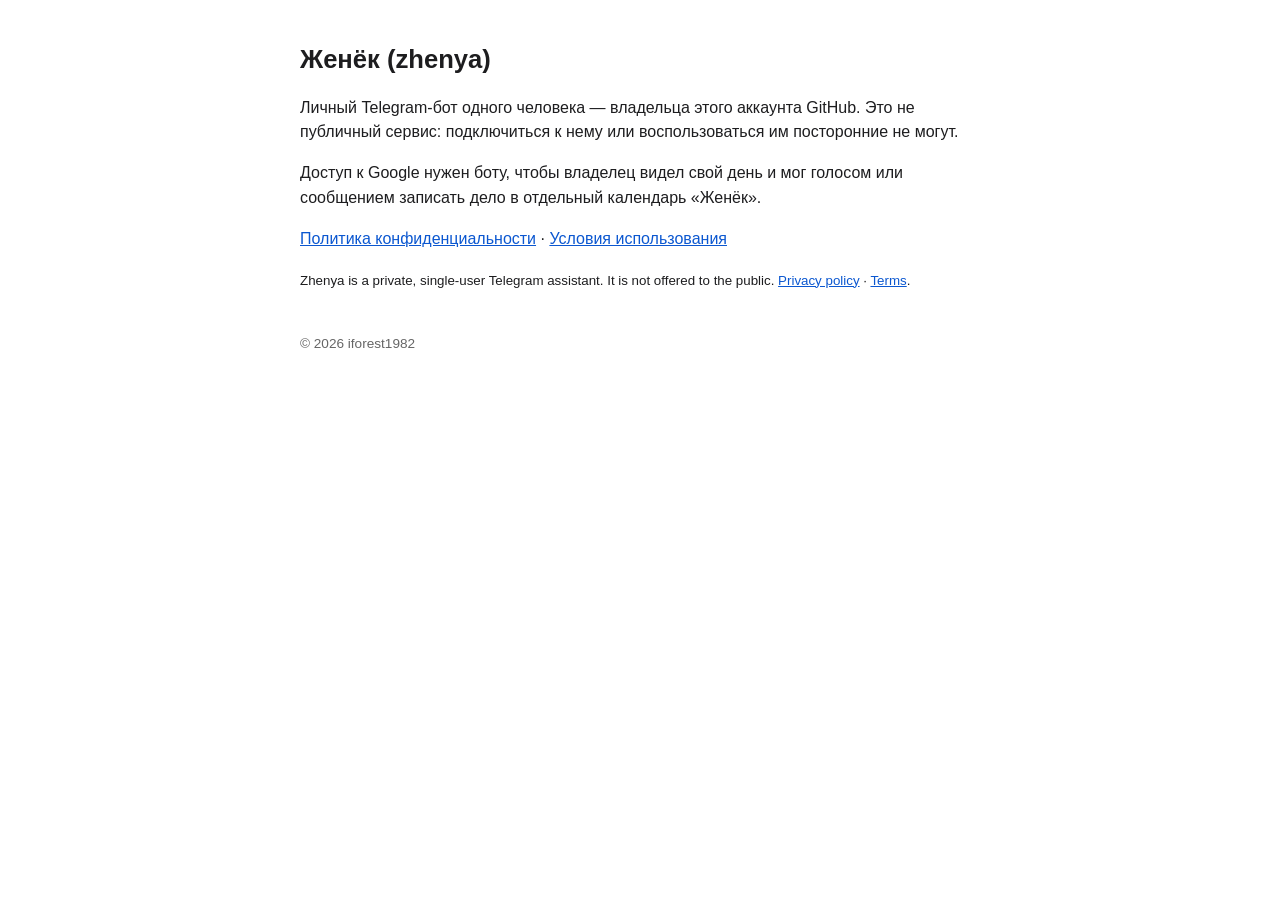
<file: index.html>
<!doctype html>
<html lang="ru"><head><meta charset="utf-8"><meta name="viewport" content="width=device-width,initial-scale=1">
<title>Женёк — личный бот</title><link rel="stylesheet" href="style.css"></head>
<body>
<h1>Женёк (zhenya)</h1>
<p>Личный Telegram-бот одного человека — владельца этого аккаунта GitHub. Это не публичный сервис: подключиться к нему или воспользоваться им посторонние не могут.</p>
<p>Доступ к Google нужен боту, чтобы владелец видел свой день и мог голосом или сообщением записать дело в отдельный календарь «Женёк».</p>
<p><a href="privacy.html">Политика конфиденциальности</a> · <a href="terms.html">Условия использования</a></p>
<p lang="en"><small>Zhenya is a private, single-user Telegram assistant. It is not offered to the public. <a href="privacy.html">Privacy policy</a> · <a href="terms.html">Terms</a>.</small></p>
<footer>© 2026 iforest1982</footer>
</body></html>
</file>
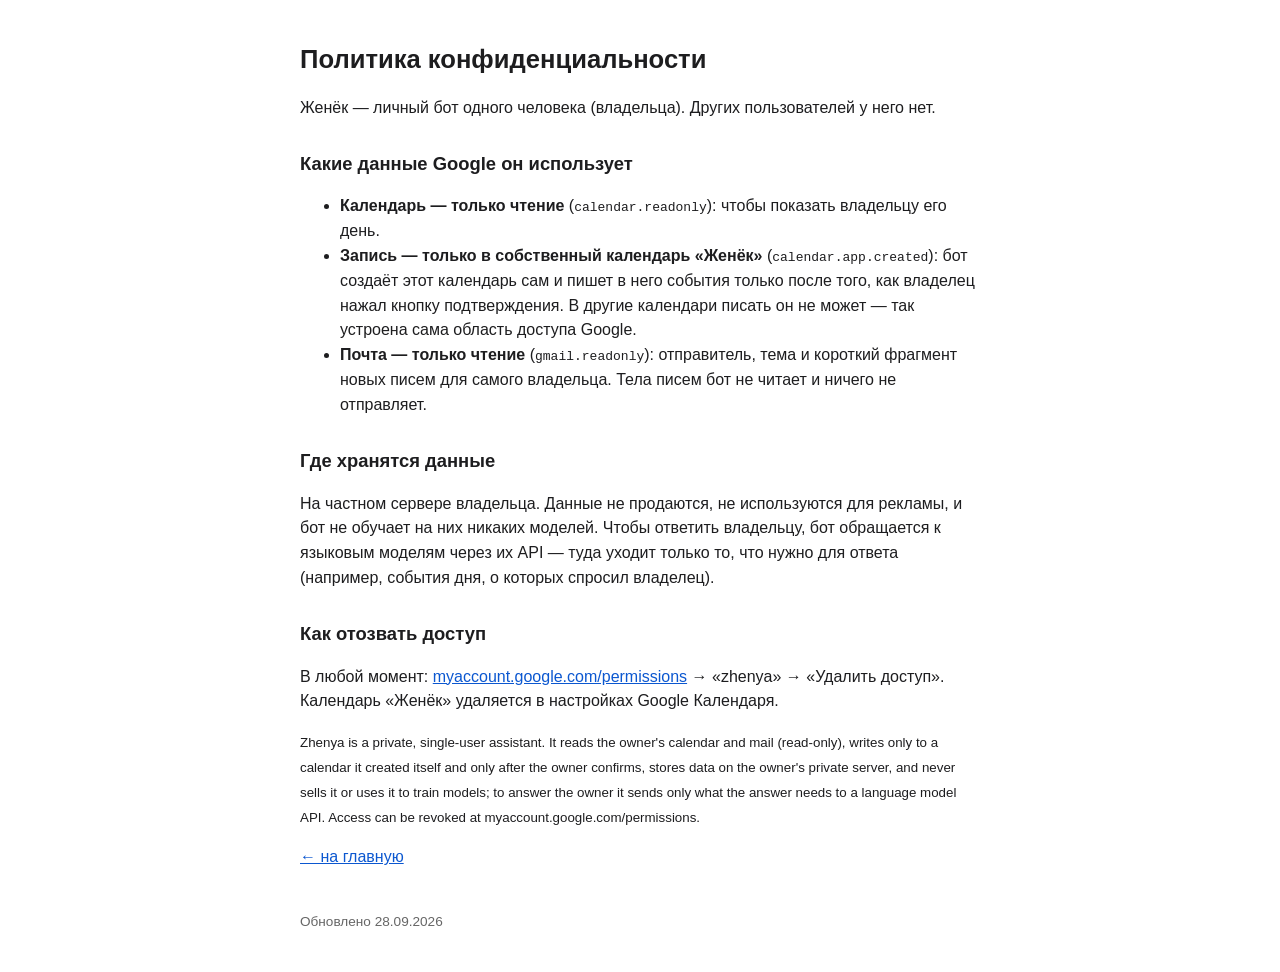
<file: privacy.html>
<!doctype html>
<html lang="ru"><head><meta charset="utf-8"><meta name="viewport" content="width=device-width,initial-scale=1">
<title>Женёк — конфиденциальность</title><link rel="stylesheet" href="style.css"></head>
<body>
<h1>Политика конфиденциальности</h1>
<p>Женёк — личный бот одного человека (владельца). Других пользователей у него нет.</p>
<h2>Какие данные Google он использует</h2>
<ul>
<li><b>Календарь — только чтение</b> (<code>calendar.readonly</code>): чтобы показать владельцу его день.</li>
<li><b>Запись — только в собственный календарь «Женёк»</b> (<code>calendar.app.created</code>): бот создаёт этот календарь сам и пишет в него события только после того, как владелец нажал кнопку подтверждения. В другие календари писать он не может — так устроена сама область доступа Google.</li>
<li><b>Почта — только чтение</b> (<code>gmail.readonly</code>): отправитель, тема и короткий фрагмент новых писем для самого владельца. Тела писем бот не читает и ничего не отправляет.</li>
</ul>
<h2>Где хранятся данные</h2>
<p>На частном сервере владельца. Данные не продаются, не используются для рекламы, и бот не обучает на них никаких моделей. Чтобы ответить владельцу, бот обращается к языковым моделям через их API — туда уходит только то, что нужно для ответа (например, события дня, о которых спросил владелец).</p>
<h2>Как отозвать доступ</h2>
<p>В любой момент: <a href="https://myaccount.google.com/permissions">myaccount.google.com/permissions</a> → «zhenya» → «Удалить доступ». Календарь «Женёк» удаляется в настройках Google Календаря.</p>
<p lang="en"><small>Zhenya is a private, single-user assistant. It reads the owner's calendar and mail (read-only), writes only to a calendar it created itself and only after the owner confirms, stores data on the owner's private server, and never sells it or uses it to train models; to answer the owner it sends only what the answer needs to a language model API. Access can be revoked at myaccount.google.com/permissions.</small></p>
<p><a href="index.html">← на главную</a></p>
<footer>Обновлено 28.09.2026</footer>
</body></html>
</file>
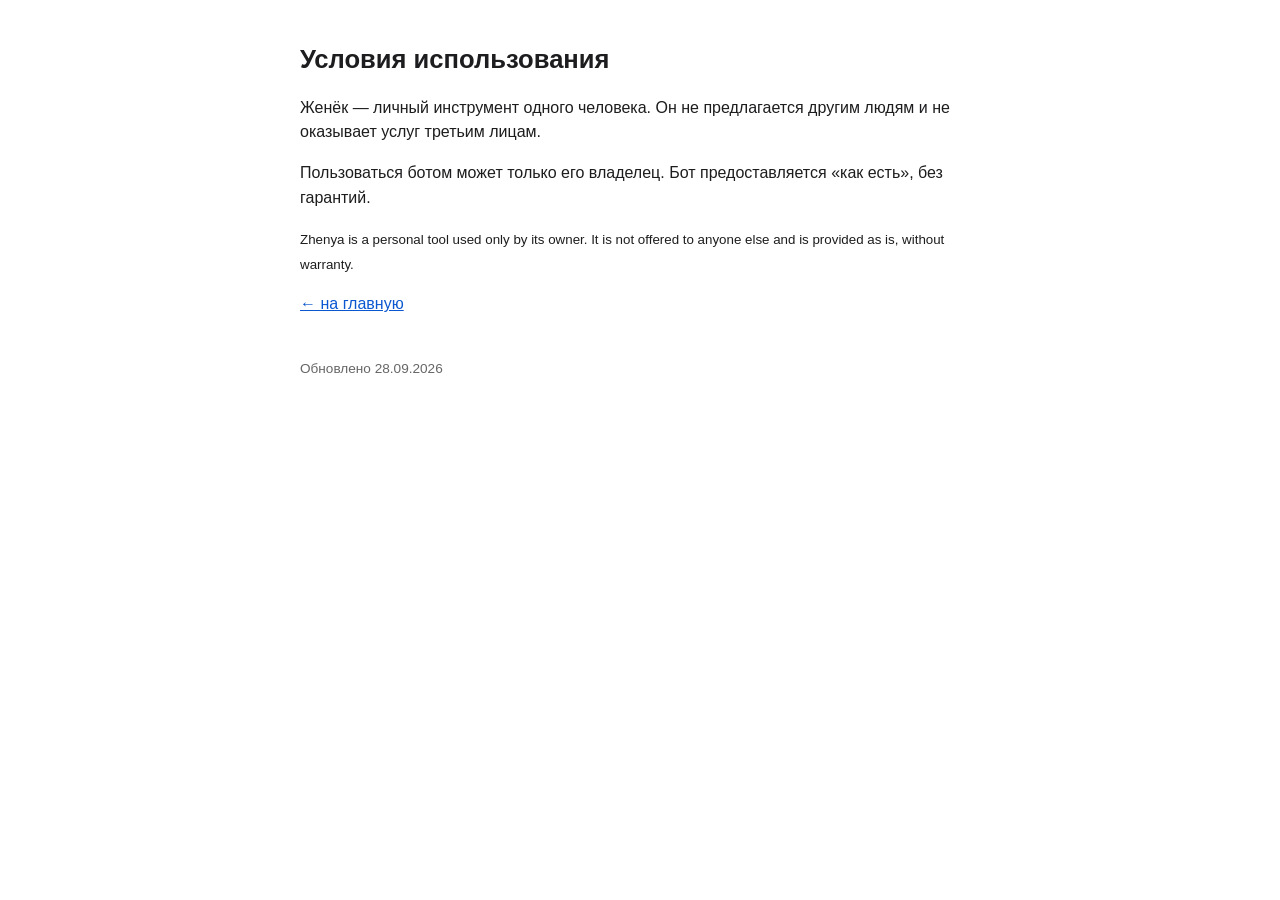
<file: terms.html>
<!doctype html>
<html lang="ru"><head><meta charset="utf-8"><meta name="viewport" content="width=device-width,initial-scale=1">
<title>Женёк — условия использования</title><link rel="stylesheet" href="style.css"></head>
<body>
<h1>Условия использования</h1>
<p>Женёк — личный инструмент одного человека. Он не предлагается другим людям и не оказывает услуг третьим лицам.</p>
<p>Пользоваться ботом может только его владелец. Бот предоставляется «как есть», без гарантий.</p>
<p lang="en"><small>Zhenya is a personal tool used only by its owner. It is not offered to anyone else and is provided as is, without warranty.</small></p>
<p><a href="index.html">← на главную</a></p>
<footer>Обновлено 28.09.2026</footer>
</body></html>
</file>
<file: style.css>
body{font-family:-apple-system,BlinkMacSystemFont,"Segoe UI",Roboto,sans-serif;max-width:680px;margin:40px auto;padding:0 16px;line-height:1.55;color:#1d1d1f;background:#fff}
h1{font-size:1.6em;margin-bottom:.2em}h2{font-size:1.15em;margin-top:1.6em}
a{color:#0b57d0}footer{margin-top:3em;font-size:.85em;color:#666}
@media (prefers-color-scheme:dark){body{background:#111;color:#eee}a{color:#8ab4f8}footer{color:#999}}
</file>
